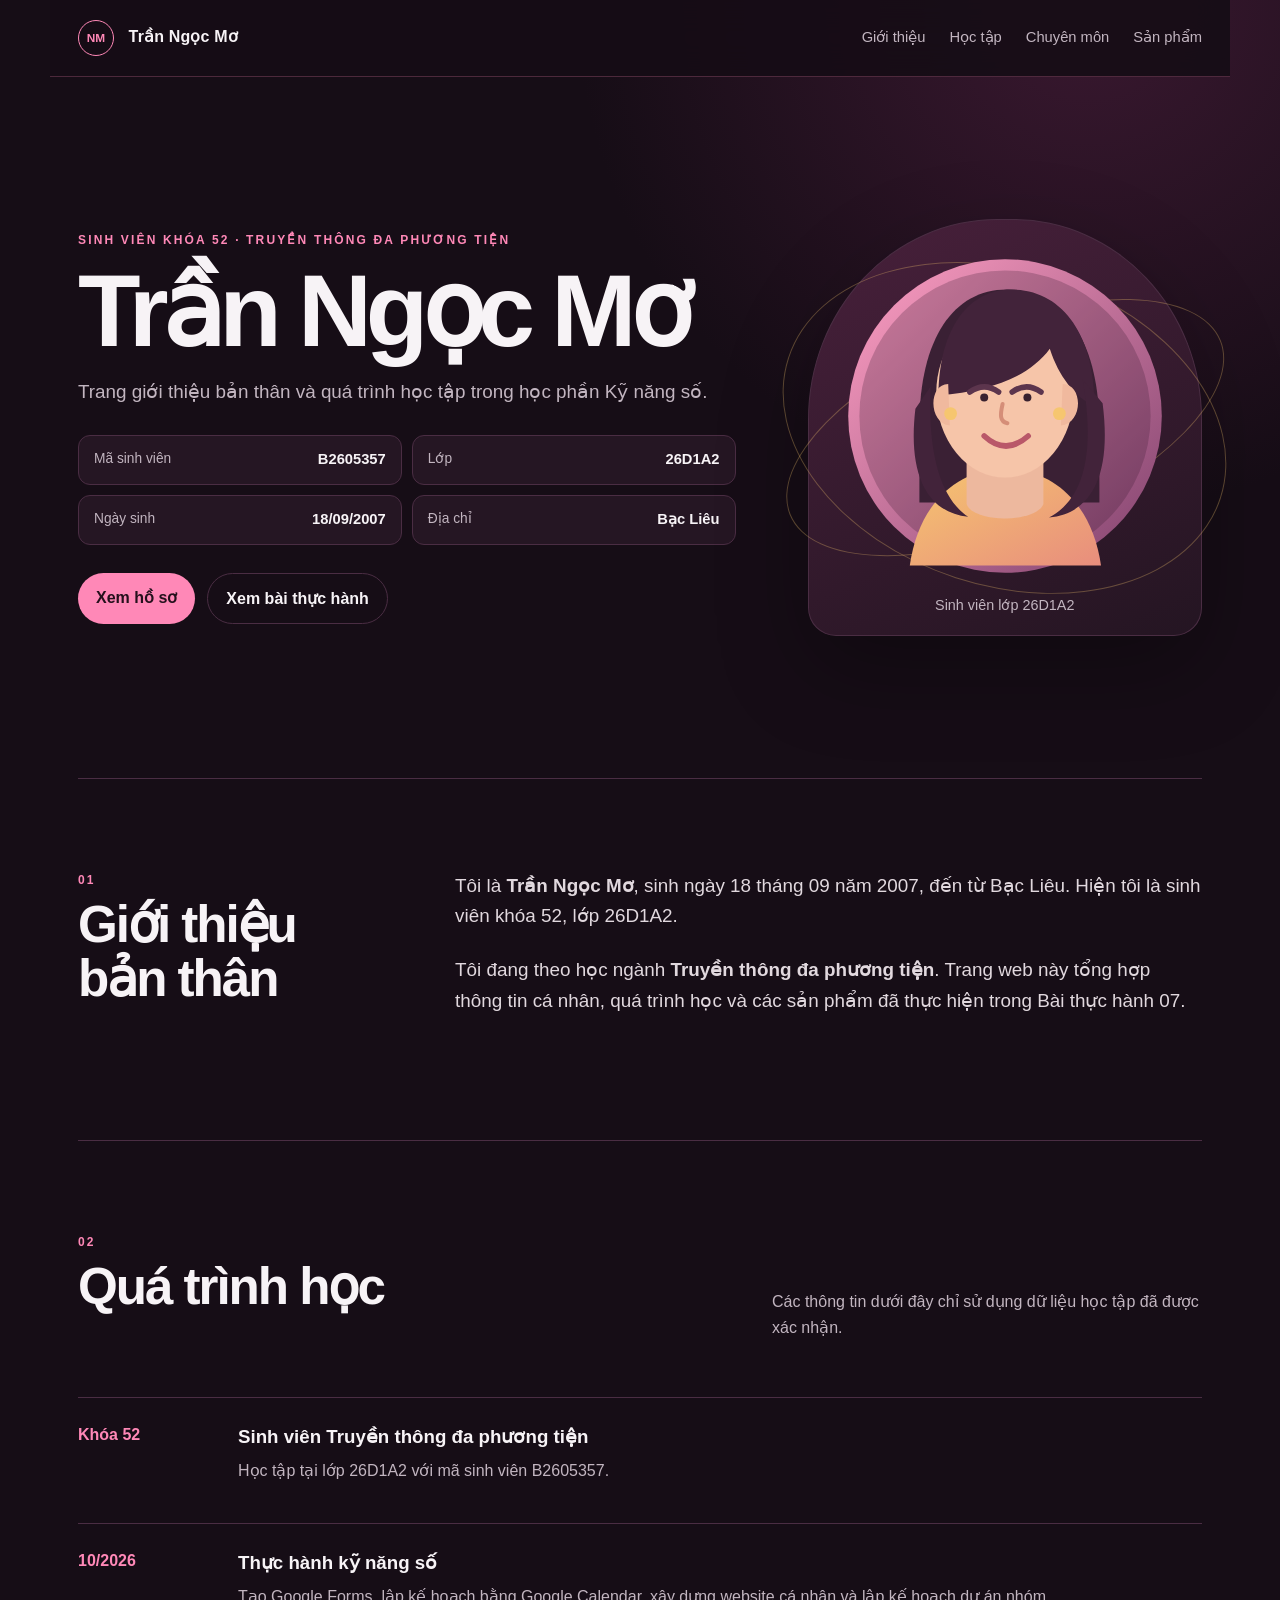
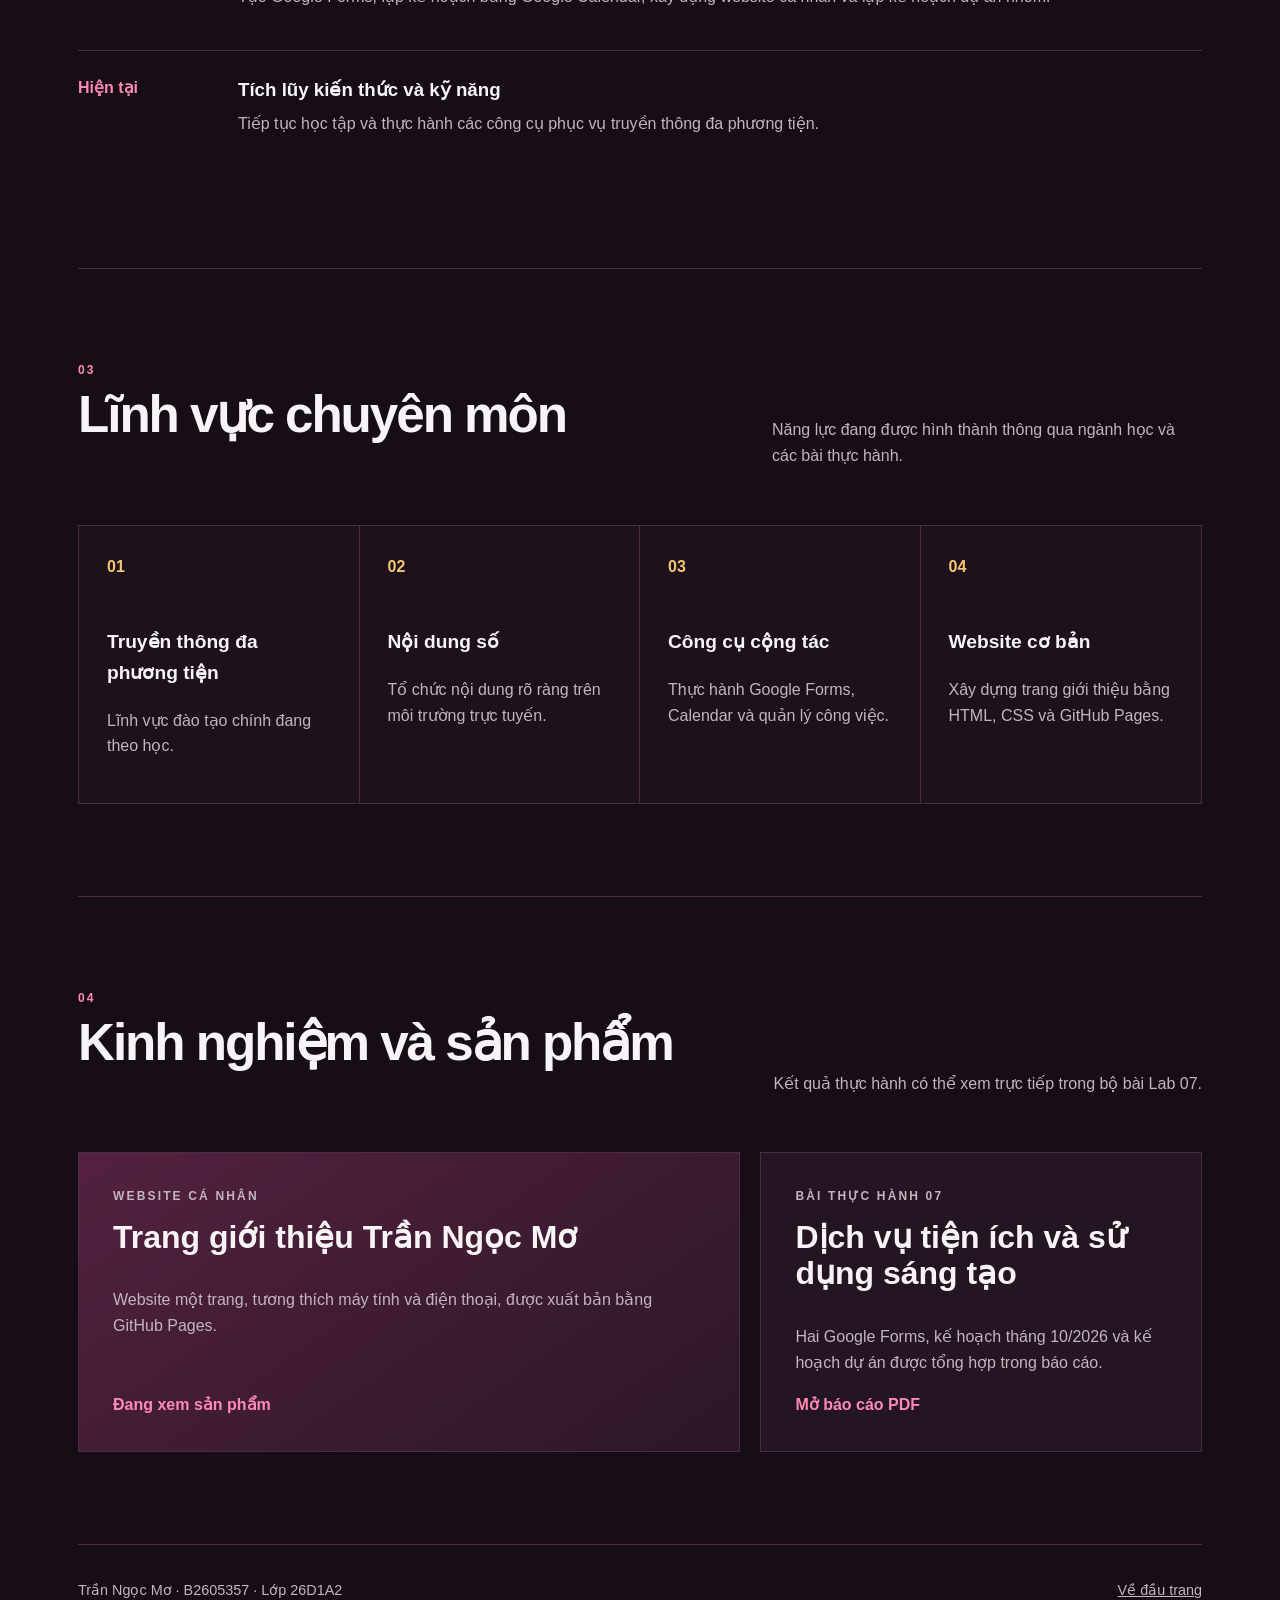
<file: index.html>
<!doctype html>
<html lang="vi">
<head>
  <meta charset="utf-8">
  <meta name="viewport" content="width=device-width, initial-scale=1">
  <meta http-equiv="refresh" content="0; url=site/">
  <script>window.location.replace("site/");</script>
  <title>Trần Ngọc Mơ | Trang giới thiệu bản thân</title>
  <link rel="canonical" href="site/">
</head>
<body>
  <p><a href="site/">Mở trang giới thiệu bản thân của Trần Ngọc Mơ</a></p>
</body>
</html>
</file>
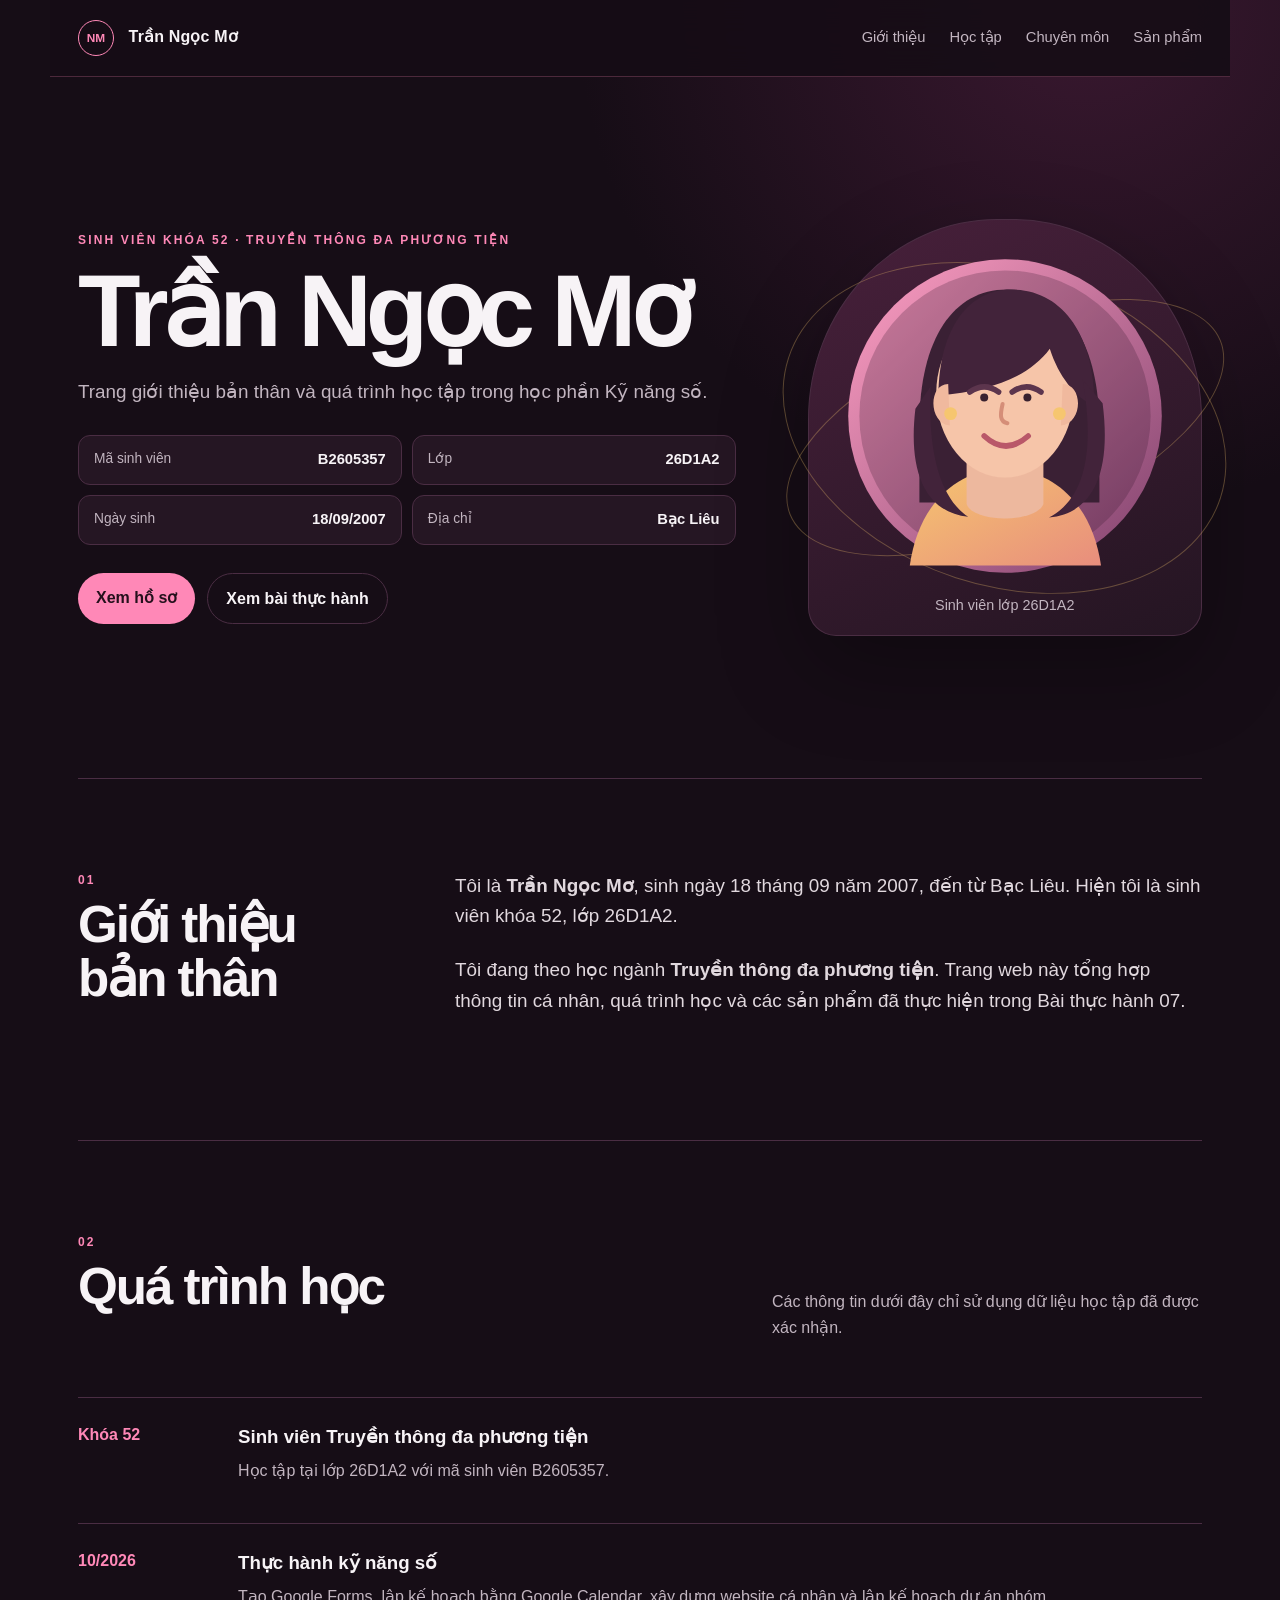
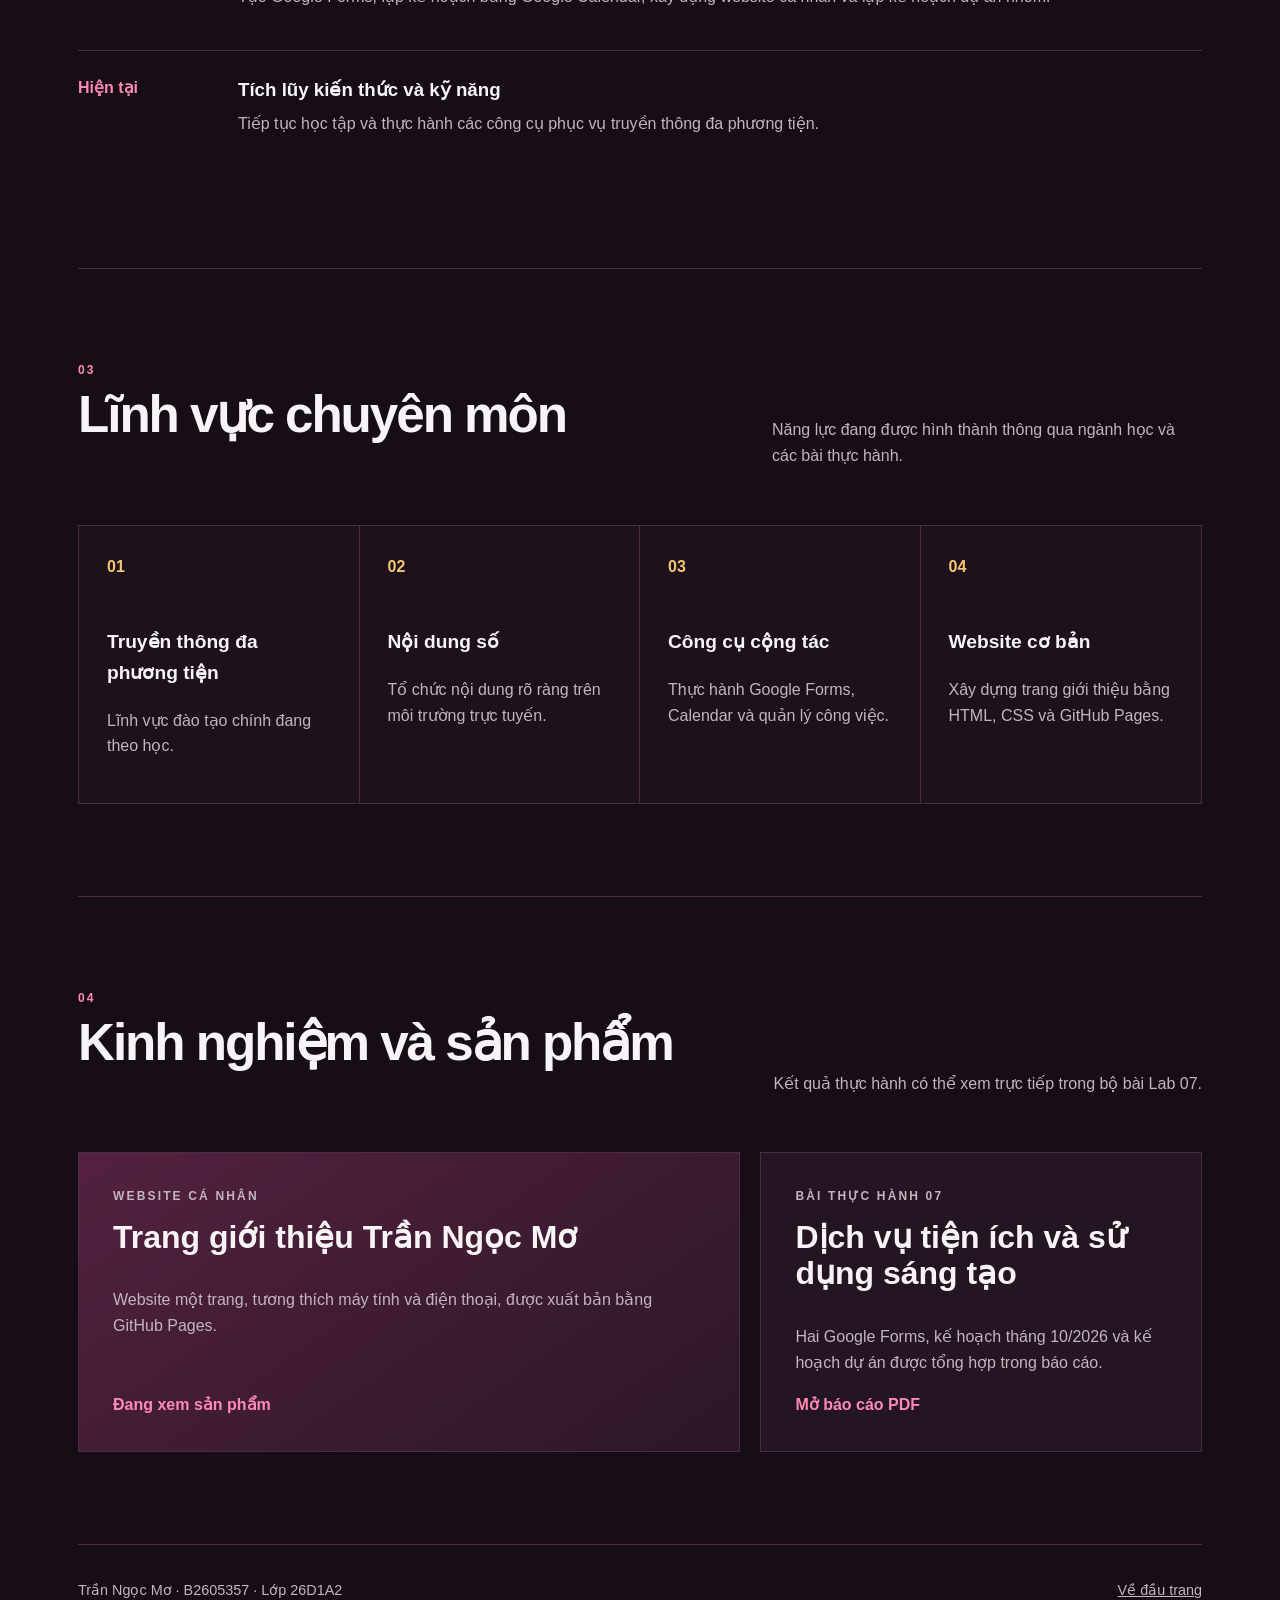
<file: site/index.html>
<!doctype html>
<html lang="vi">
<head>
  <meta charset="utf-8">
  <meta name="viewport" content="width=device-width, initial-scale=1">
  <meta name="description" content="Trang giới thiệu bản thân của Trần Ngọc Mơ, sinh viên khóa 52 ngành Truyền thông đa phương tiện.">
  <title>Trần Ngọc Mơ | Trang giới thiệu bản thân</title>
  <link rel="icon" type="image/svg+xml" href="assets/avatar-female.svg">
  <link rel="stylesheet" href="styles.css">
</head>
<body>
  <header class="site-header">
    <a class="brand" href="#top" aria-label="Về đầu trang"><span>NM</span> Trần Ngọc Mơ</a>
    <nav aria-label="Điều hướng chính">
      <a href="#gioi-thieu">Giới thiệu</a>
      <a href="#hoc-tap">Học tập</a>
      <a href="#chuyen-mon">Chuyên môn</a>
      <a href="#san-pham">Sản phẩm</a>
    </nav>
  </header>

  <main id="top">
    <section class="hero" aria-labelledby="hero-title">
      <div class="hero-copy">
        <p class="eyebrow">Sinh viên khóa 52 · Truyền thông đa phương tiện</p>
        <h1 id="hero-title">Trần Ngọc Mơ</h1>
        <p class="lead">Trang giới thiệu bản thân và quá trình học tập trong học phần Kỹ năng số.</p>
        <ul class="quick-facts" aria-label="Thông tin chính">
          <li><span>Mã sinh viên</span><strong>B2605357</strong></li>
          <li><span>Lớp</span><strong>26D1A2</strong></li>
          <li><span>Ngày sinh</span><strong>18/09/2007</strong></li>
          <li><span>Địa chỉ</span><strong>Bạc Liêu</strong></li>
        </ul>
        <div class="hero-actions">
          <a class="button primary" href="#gioi-thieu">Xem hồ sơ</a>
          <a class="button secondary" href="#san-pham">Xem bài thực hành</a>
        </div>
      </div>
      <figure class="portrait">
        <img src="assets/avatar-female.svg" alt="Biểu tượng đại diện nữ của Trần Ngọc Mơ">
        <figcaption>Sinh viên lớp 26D1A2</figcaption>
      </figure>
    </section>

    <section id="gioi-thieu" class="section split">
      <div>
        <p class="section-index">01</p>
        <h2>Giới thiệu bản thân</h2>
      </div>
      <div class="prose">
        <p>Tôi là <strong>Trần Ngọc Mơ</strong>, sinh ngày 18 tháng 09 năm 2007, đến từ Bạc Liêu. Hiện tôi là sinh viên khóa 52, lớp 26D1A2.</p>
        <p>Tôi đang theo học ngành <strong>Truyền thông đa phương tiện</strong>. Trang web này tổng hợp thông tin cá nhân, quá trình học và các sản phẩm đã thực hiện trong Bài thực hành 07.</p>
      </div>
    </section>

    <section id="hoc-tap" class="section">
      <div class="section-heading">
        <div><p class="section-index">02</p><h2>Quá trình học</h2></div>
        <p>Các thông tin dưới đây chỉ sử dụng dữ liệu học tập đã được xác nhận.</p>
      </div>
      <ol class="timeline">
        <li><time>Khóa 52</time><div><h3>Sinh viên Truyền thông đa phương tiện</h3><p>Học tập tại lớp 26D1A2 với mã sinh viên B2605357.</p></div></li>
        <li><time>10/2026</time><div><h3>Thực hành kỹ năng số</h3><p>Tạo Google Forms, lập kế hoạch bằng Google Calendar, xây dựng website cá nhân và lập kế hoạch dự án nhóm.</p></div></li>
        <li><time>Hiện tại</time><div><h3>Tích lũy kiến thức và kỹ năng</h3><p>Tiếp tục học tập và thực hành các công cụ phục vụ truyền thông đa phương tiện.</p></div></li>
      </ol>
    </section>

    <section id="chuyen-mon" class="section">
      <div class="section-heading">
        <div><p class="section-index">03</p><h2>Lĩnh vực chuyên môn</h2></div>
        <p>Năng lực đang được hình thành thông qua ngành học và các bài thực hành.</p>
      </div>
      <div class="skill-grid">
        <article><span>01</span><h3>Truyền thông đa phương tiện</h3><p>Lĩnh vực đào tạo chính đang theo học.</p></article>
        <article><span>02</span><h3>Nội dung số</h3><p>Tổ chức nội dung rõ ràng trên môi trường trực tuyến.</p></article>
        <article><span>03</span><h3>Công cụ cộng tác</h3><p>Thực hành Google Forms, Calendar và quản lý công việc.</p></article>
        <article><span>04</span><h3>Website cơ bản</h3><p>Xây dựng trang giới thiệu bằng HTML, CSS và GitHub Pages.</p></article>
      </div>
    </section>

    <section id="san-pham" class="section">
      <div class="section-heading">
        <div><p class="section-index">04</p><h2>Kinh nghiệm và sản phẩm</h2></div>
        <p>Kết quả thực hành có thể xem trực tiếp trong bộ bài Lab 07.</p>
      </div>
      <div class="project-grid">
        <article class="project featured">
          <p class="project-type">Website cá nhân</p>
          <h3>Trang giới thiệu Trần Ngọc Mơ</h3>
          <p>Website một trang, tương thích máy tính và điện thoại, được xuất bản bằng GitHub Pages.</p>
          <a href="#top">Đang xem sản phẩm</a>
        </article>
        <article class="project">
          <p class="project-type">Bài thực hành 07</p>
          <h3>Dịch vụ tiện ích và sử dụng sáng tạo</h3>
          <p>Hai Google Forms, kế hoạch tháng 10/2026 và kế hoạch dự án được tổng hợp trong báo cáo.</p>
          <a href="../BaoCaoKyNangSo.pdf">Mở báo cáo PDF</a>
        </article>
      </div>
    </section>
  </main>

  <footer>
    <p>Trần Ngọc Mơ · B2605357 · Lớp 26D1A2</p>
    <a href="#top">Về đầu trang</a>
  </footer>
  <script src="script.js"></script>
</body>
</html>
</file>
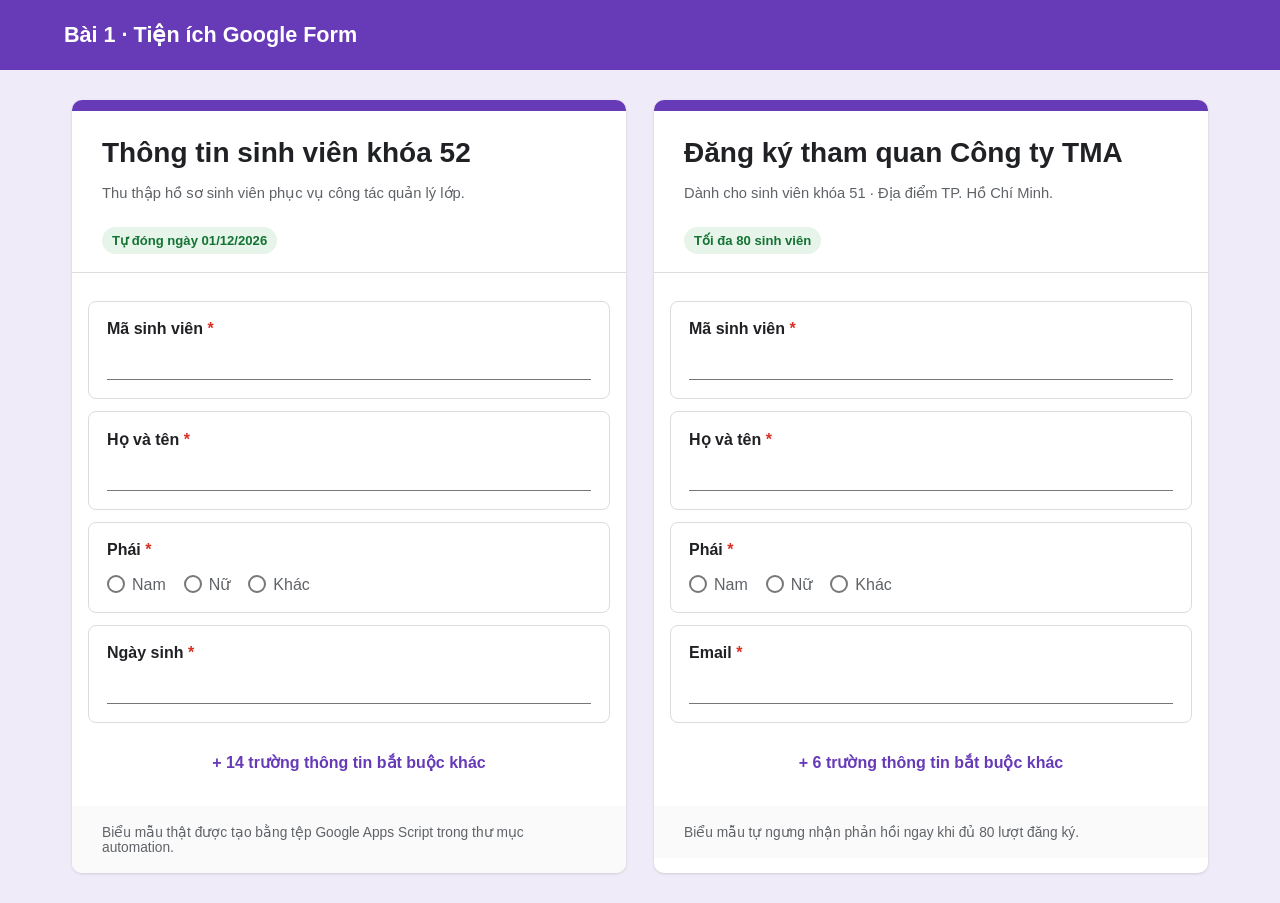
<file: forms-preview.html>
<!doctype html><html lang="vi"><head><meta charset="utf-8"><meta name="viewport" content="width=device-width,initial-scale=1"><title>Biểu mẫu Lab 07</title><style>
:root{--purple:#673ab7;--bg:#f0ebf8;--text:#202124;--muted:#5f6368}*{box-sizing:border-box}body{margin:0;background:var(--bg);font:16px Arial,sans-serif;color:var(--text)}header{background:var(--purple);color:#fff;padding:22px 5vw}header h1{margin:0;font-size:1.35rem}.wrap{max-width:1180px;margin:30px auto;padding:0 22px;display:grid;grid-template-columns:1fr 1fr;gap:28px}.form{background:white;border-radius:10px;box-shadow:0 1px 3px #0002;overflow:hidden}.top{border-top:11px solid var(--purple);padding:26px 30px 18px;border-bottom:1px solid #ddd}.top h2{margin:0 0 10px;font-size:1.75rem}.meta{color:var(--muted);font-size:.92rem}.status{display:inline-block;margin-top:12px;padding:6px 10px;border-radius:20px;background:#e6f4ea;color:#137333;font-weight:700;font-size:.82rem}.fields{padding:16px}.field{margin:12px 0;padding:18px;border:1px solid #dadce0;border-radius:8px}.field label{display:block;font-weight:600}.required{color:#d93025}.line{height:28px;border-bottom:1px solid #777;margin-top:14px}.choice{display:flex;gap:18px;margin-top:16px;color:var(--muted)}.choice span:before{content:"";display:inline-block;width:14px;height:14px;border:2px solid #777;border-radius:50%;vertical-align:-3px;margin-right:7px}.more{padding:18px;text-align:center;color:var(--purple);font-weight:700}.foot{padding:18px 30px;background:#fafafa;color:var(--muted);font-size:.86rem}@media(max-width:800px){.wrap{grid-template-columns:1fr}}</style></head><body>
<header><h1>Bài 1 · Tiện ích Google Form</h1></header><main class="wrap">
<section class="form"><div class="top"><h2>Thông tin sinh viên khóa 52</h2><p class="meta">Thu thập hồ sơ sinh viên phục vụ công tác quản lý lớp.</p><span class="status">Tự đóng ngày 01/12/2026</span></div><div class="fields">
<div class="field"><label>Mã sinh viên <span class="required">*</span></label><div class="line"></div></div>
<div class="field"><label>Họ và tên <span class="required">*</span></label><div class="line"></div></div>
<div class="field"><label>Phái <span class="required">*</span></label><div class="choice"><span>Nam</span><span>Nữ</span><span>Khác</span></div></div>
<div class="field"><label>Ngày sinh <span class="required">*</span></label><div class="line"></div></div>
<div class="more">+ 14 trường thông tin bắt buộc khác</div></div><div class="foot">Biểu mẫu thật được tạo bằng tệp Google Apps Script trong thư mục automation.</div></section>
<section class="form"><div class="top"><h2>Đăng ký tham quan Công ty TMA</h2><p class="meta">Dành cho sinh viên khóa 51 · Địa điểm TP. Hồ Chí Minh.</p><span class="status">Tối đa 80 sinh viên</span></div><div class="fields">
<div class="field"><label>Mã sinh viên <span class="required">*</span></label><div class="line"></div></div>
<div class="field"><label>Họ và tên <span class="required">*</span></label><div class="line"></div></div>
<div class="field"><label>Phái <span class="required">*</span></label><div class="choice"><span>Nam</span><span>Nữ</span><span>Khác</span></div></div>
<div class="field"><label>Email <span class="required">*</span></label><div class="line"></div></div>
<div class="more">+ 6 trường thông tin bắt buộc khác</div></div><div class="foot">Biểu mẫu tự ngưng nhận phản hồi ngay khi đủ 80 lượt đăng ký.</div></section>
</main></body></html>
</file>
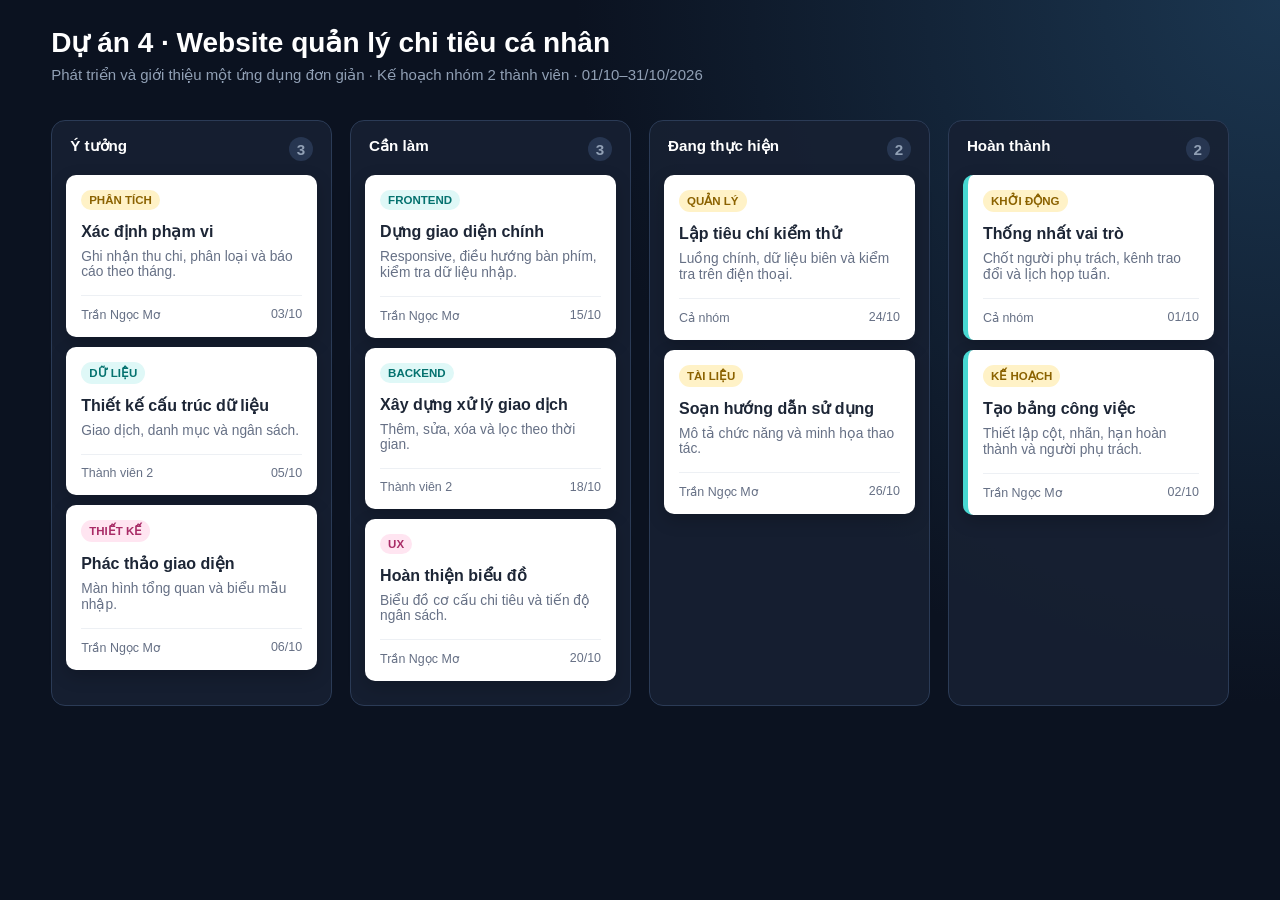
<file: kanban.html>
<!doctype html><html lang="vi"><head><meta charset="utf-8"><meta name="viewport" content="width=device-width,initial-scale=1"><title>Kế hoạch dự án</title><style>
:root{--bg:#0b1220;--panel:#172033;--card:#fff;--muted:#91a0b5;--cyan:#48d8d2;--pink:#ff7ab6;--yellow:#ffd166}*{box-sizing:border-box}body{margin:0;background:radial-gradient(circle at top right,#1b3650,var(--bg) 45%);color:white;font:15px "Segoe UI",Arial,sans-serif;min-height:100vh}header{padding:26px 4vw 18px}h1{margin:0 0 7px;font-size:1.75rem}header p{margin:0;color:var(--muted)}.board{display:grid;grid-template-columns:repeat(4,minmax(240px,1fr));gap:18px;padding:18px 4vw 40px;overflow-x:auto}.column{background:rgba(23,32,51,.88);border:1px solid #2b3b56;border-radius:14px;padding:14px;min-height:560px}.column h2{font-size:.95rem;margin:2px 4px 14px;display:flex;justify-content:space-between}.count{display:grid;place-items:center;min-width:24px;height:24px;border-radius:20px;background:#273651;color:var(--muted)}.card{background:var(--card);color:#1d2636;border-radius:10px;padding:15px;margin:10px 0;box-shadow:0 6px 18px #0003}.tag{display:inline-block;padding:4px 8px;border-radius:20px;background:#dff8f7;color:#05726f;font-size:.72rem;font-weight:800;text-transform:uppercase}.tag.design{background:#ffe5f1;color:#a92c67}.tag.docs{background:#fff2c7;color:#8b6200}.card h3{margin:12px 0 7px;font-size:1rem}.card p{margin:0;color:#667085;font-size:.86rem}.meta{display:flex;justify-content:space-between;margin-top:16px;padding-top:11px;border-top:1px solid #edf0f4;font-size:.78rem;color:#667085}.done{border-left:5px solid var(--cyan)}@media(max-width:800px){.board{grid-template-columns:repeat(4,280px)}}</style></head><body>
<header><h1>Dự án 4 · Website quản lý chi tiêu cá nhân</h1><p>Phát triển và giới thiệu một ứng dụng đơn giản · Kế hoạch nhóm 2 thành viên · 01/10–31/10/2026</p></header><main class="board">
<section class="column"><h2>Ý tưởng <span class="count">3</span></h2><article class="card"><span class="tag docs">Phân tích</span><h3>Xác định phạm vi</h3><p>Ghi nhận thu chi, phân loại và báo cáo theo tháng.</p><div class="meta"><span>Trần Ngọc Mơ</span><span>03/10</span></div></article><article class="card"><span class="tag">Dữ liệu</span><h3>Thiết kế cấu trúc dữ liệu</h3><p>Giao dịch, danh mục và ngân sách.</p><div class="meta"><span>Thành viên 2</span><span>05/10</span></div></article><article class="card"><span class="tag design">Thiết kế</span><h3>Phác thảo giao diện</h3><p>Màn hình tổng quan và biểu mẫu nhập.</p><div class="meta"><span>Trần Ngọc Mơ</span><span>06/10</span></div></article></section>
<section class="column"><h2>Cần làm <span class="count">3</span></h2><article class="card"><span class="tag">Frontend</span><h3>Dựng giao diện chính</h3><p>Responsive, điều hướng bàn phím, kiểm tra dữ liệu nhập.</p><div class="meta"><span>Trần Ngọc Mơ</span><span>15/10</span></div></article><article class="card"><span class="tag">Backend</span><h3>Xây dựng xử lý giao dịch</h3><p>Thêm, sửa, xóa và lọc theo thời gian.</p><div class="meta"><span>Thành viên 2</span><span>18/10</span></div></article><article class="card"><span class="tag design">UX</span><h3>Hoàn thiện biểu đồ</h3><p>Biểu đồ cơ cấu chi tiêu và tiến độ ngân sách.</p><div class="meta"><span>Trần Ngọc Mơ</span><span>20/10</span></div></article></section>
<section class="column"><h2>Đang thực hiện <span class="count">2</span></h2><article class="card"><span class="tag docs">Quản lý</span><h3>Lập tiêu chí kiểm thử</h3><p>Luồng chính, dữ liệu biên và kiểm tra trên điện thoại.</p><div class="meta"><span>Cả nhóm</span><span>24/10</span></div></article><article class="card"><span class="tag docs">Tài liệu</span><h3>Soạn hướng dẫn sử dụng</h3><p>Mô tả chức năng và minh họa thao tác.</p><div class="meta"><span>Trần Ngọc Mơ</span><span>26/10</span></div></article></section>
<section class="column"><h2>Hoàn thành <span class="count">2</span></h2><article class="card done"><span class="tag docs">Khởi động</span><h3>Thống nhất vai trò</h3><p>Chốt người phụ trách, kênh trao đổi và lịch họp tuần.</p><div class="meta"><span>Cả nhóm</span><span>01/10</span></div></article><article class="card done"><span class="tag docs">Kế hoạch</span><h3>Tạo bảng công việc</h3><p>Thiết lập cột, nhãn, hạn hoàn thành và người phụ trách.</p><div class="meta"><span>Trần Ngọc Mơ</span><span>02/10</span></div></article></section>
</main></body></html>
</file>
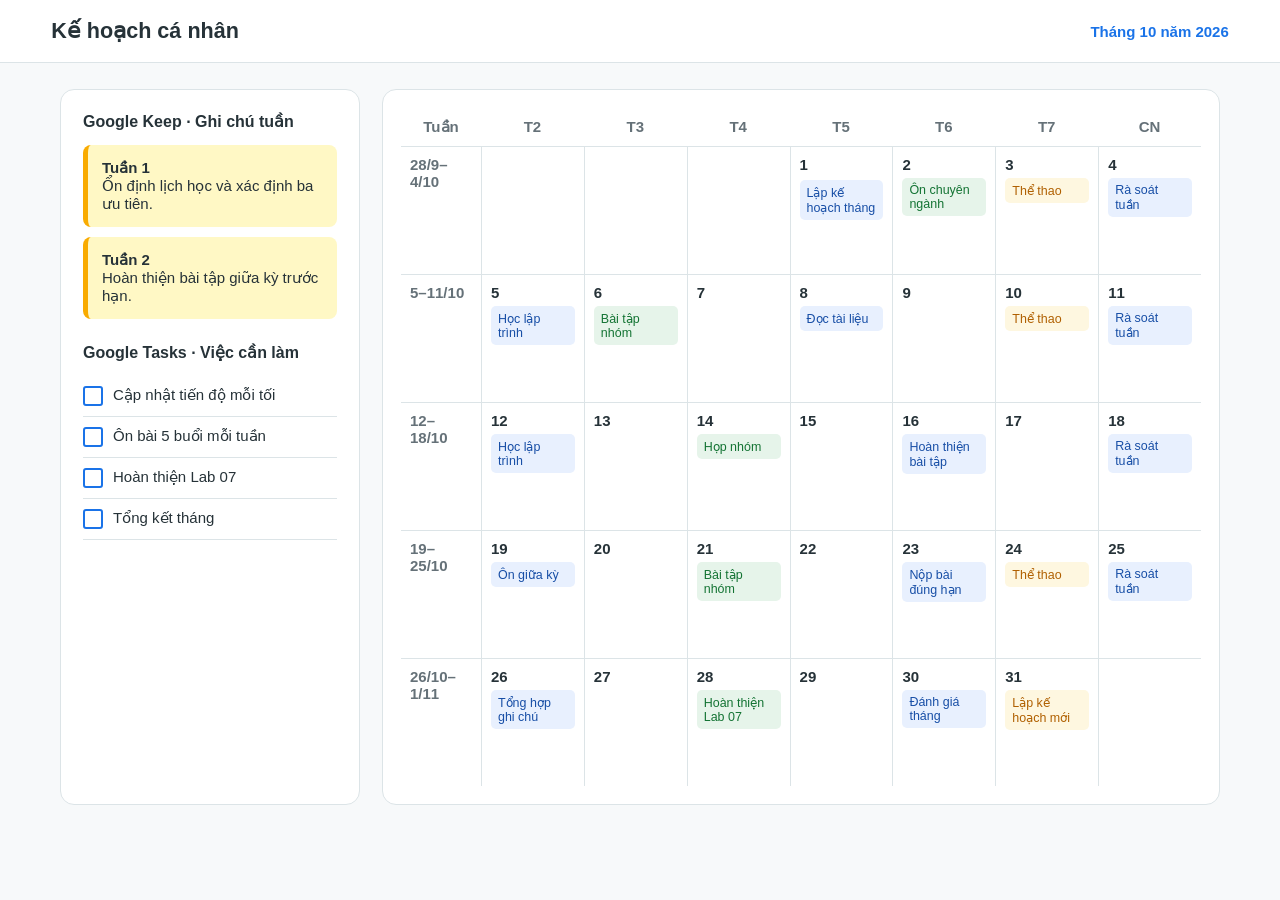
<file: planner.html>
<!doctype html><html lang="vi"><head><meta charset="utf-8"><meta name="viewport" content="width=device-width,initial-scale=1"><title>Kế hoạch tháng 10 năm 2026</title><style>
:root{--ink:#263238;--muted:#657178;--line:#dce4e7;--blue:#1a73e8;--green:#188038;--amber:#f9ab00}*{box-sizing:border-box}body{margin:0;background:#f7f9fa;color:var(--ink);font:15px "Segoe UI",Arial,sans-serif}header{background:#fff;border-bottom:1px solid var(--line);padding:18px 4vw;display:flex;justify-content:space-between;align-items:center}h1{font-size:1.35rem;margin:0}.date{color:var(--blue);font-weight:700}.grid{max-width:1200px;margin:26px auto;padding:0 20px;display:grid;grid-template-columns:300px 1fr;gap:22px}.side,.calendar{background:#fff;border:1px solid var(--line);border-radius:14px}.side{padding:22px}.side h2{font-size:1rem;margin:0 0 14px}.note{padding:14px;margin:10px 0;border-radius:8px;background:#fff8c5;border-left:5px solid var(--amber)}.todo{display:flex;gap:10px;padding:10px 0;border-bottom:1px solid var(--line)}.todo:before{content:"";width:16px;height:16px;border:2px solid var(--blue);border-radius:3px}.calendar{padding:18px}.week-head,.week{display:grid;grid-template-columns:80px repeat(7,1fr)}.week-head div{padding:10px;text-align:center;color:var(--muted);font-weight:700}.week{min-height:128px;border-top:1px solid var(--line)}.week>div{padding:9px;border-left:1px solid var(--line)}.week .label{border-left:0;color:var(--muted);font-weight:700}.day b{display:block;margin-bottom:7px}.event{display:block;margin:5px 0;padding:5px 7px;border-radius:5px;background:#e8f0fe;color:#174ea6;font-size:.78rem}.event.green{background:#e6f4ea;color:#137333}.event.amber{background:#fef7e0;color:#b06000}@media(max-width:800px){.grid{grid-template-columns:1fr}.calendar{overflow-x:auto}.week-head,.week{min-width:850px}}</style></head><body>
<header><h1>Kế hoạch cá nhân</h1><span class="date">Tháng 10 năm 2026</span></header><main class="grid"><aside class="side"><h2>Google Keep · Ghi chú tuần</h2><div class="note"><b>Tuần 1</b><br>Ổn định lịch học và xác định ba ưu tiên.</div><div class="note"><b>Tuần 2</b><br>Hoàn thiện bài tập giữa kỳ trước hạn.</div><h2 style="margin-top:24px">Google Tasks · Việc cần làm</h2><div class="todo">Cập nhật tiến độ mỗi tối</div><div class="todo">Ôn bài 5 buổi mỗi tuần</div><div class="todo">Hoàn thiện Lab 07</div><div class="todo">Tổng kết tháng</div></aside><section class="calendar"><div class="week-head"><div>Tuần</div><div>T2</div><div>T3</div><div>T4</div><div>T5</div><div>T6</div><div>T7</div><div>CN</div></div>
<div class="week"><div class="label">28/9–4/10</div><div class="day"></div><div></div><div></div><div class="day"><b>1</b><span class="event">Lập kế hoạch tháng</span></div><div><b>2</b><span class="event green">Ôn chuyên ngành</span></div><div><b>3</b><span class="event amber">Thể thao</span></div><div><b>4</b><span class="event">Rà soát tuần</span></div></div>
<div class="week"><div class="label">5–11/10</div><div><b>5</b><span class="event">Học lập trình</span></div><div><b>6</b><span class="event green">Bài tập nhóm</span></div><div><b>7</b></div><div><b>8</b><span class="event">Đọc tài liệu</span></div><div><b>9</b></div><div><b>10</b><span class="event amber">Thể thao</span></div><div><b>11</b><span class="event">Rà soát tuần</span></div></div>
<div class="week"><div class="label">12–18/10</div><div><b>12</b><span class="event">Học lập trình</span></div><div><b>13</b></div><div><b>14</b><span class="event green">Họp nhóm</span></div><div><b>15</b></div><div><b>16</b><span class="event">Hoàn thiện bài tập</span></div><div><b>17</b></div><div><b>18</b><span class="event">Rà soát tuần</span></div></div>
<div class="week"><div class="label">19–25/10</div><div><b>19</b><span class="event">Ôn giữa kỳ</span></div><div><b>20</b></div><div><b>21</b><span class="event green">Bài tập nhóm</span></div><div><b>22</b></div><div><b>23</b><span class="event">Nộp bài đúng hạn</span></div><div><b>24</b><span class="event amber">Thể thao</span></div><div><b>25</b><span class="event">Rà soát tuần</span></div></div>
<div class="week"><div class="label">26/10–1/11</div><div><b>26</b><span class="event">Tổng hợp ghi chú</span></div><div><b>27</b></div><div><b>28</b><span class="event green">Hoàn thiện Lab 07</span></div><div><b>29</b></div><div><b>30</b><span class="event">Đánh giá tháng</span></div><div><b>31</b><span class="event amber">Lập kế hoạch mới</span></div><div></div></div>
</section></main></body></html>
</file>
<file: site/styles.css>
:root{--ink:#f7f3f6;--muted:#c2b5c0;--bg:#160d16;--panel:#241522;--panel-soft:#301c2d;--line:#4a2d43;--accent:#ff88b7;--accent2:#f6c66f;--max:1180px}
*{box-sizing:border-box}html{scroll-behavior:smooth}body{margin:0;overflow-x:hidden;background:radial-gradient(circle at 85% 0,#3a1830 0,transparent 32rem),var(--bg);color:var(--ink);font-family:Inter,"Segoe UI",Arial,sans-serif;line-height:1.6}a{color:inherit}.site-header{position:sticky;top:0;z-index:10;display:flex;justify-content:space-between;align-items:center;max-width:var(--max);margin:auto;padding:20px 28px;background:rgba(22,13,22,.9);backdrop-filter:blur(16px);border-bottom:1px solid rgba(255,136,183,.24)}.brand{text-decoration:none;font-weight:760;letter-spacing:.01em}.brand span{display:inline-grid;place-items:center;width:36px;height:36px;margin-right:10px;border:1px solid var(--accent);border-radius:50%;color:var(--accent);font-size:.74rem}.site-header nav{display:flex;gap:24px}.site-header nav a{text-decoration:none;color:var(--muted);font-size:.92rem}.site-header nav a:hover{color:var(--accent)}main,footer{max-width:var(--max);margin:auto;padding-inline:28px}.hero{min-height:78vh;display:grid;grid-template-columns:1.25fr .75fr;align-items:center;gap:72px;padding-block:76px;border-bottom:1px solid var(--line)}.hero>*{min-width:0}.eyebrow,.section-index,.project-type{text-transform:uppercase;letter-spacing:.18em;font-size:.75rem;font-weight:800;color:var(--accent)}h1,h2,h3,p{margin-top:0}h1{margin-bottom:18px;font-size:clamp(4rem,8vw,7.5rem);line-height:.95;letter-spacing:-.06em}.lead{max-width:650px;color:var(--muted);font-size:1.18rem}.quick-facts{display:grid;grid-template-columns:repeat(2,minmax(0,1fr));gap:10px;max-width:690px;margin:28px 0 0;padding:0;list-style:none}.quick-facts li{display:flex;justify-content:space-between;gap:16px;padding:12px 15px;border:1px solid var(--line);border-radius:12px;background:rgba(48,28,45,.62)}.quick-facts span{color:var(--muted);font-size:.86rem}.quick-facts strong{font-size:.92rem}.hero-actions{display:flex;gap:12px;margin-top:28px}.button{display:inline-block;padding:12px 18px;border-radius:999px;text-decoration:none;font-weight:750}.primary{background:var(--accent);color:#25101c}.secondary{border:1px solid var(--line)}.portrait{position:relative;width:100%;max-width:420px;margin:0;padding:28px 28px 18px;border:1px solid var(--line);border-radius:48% 48% 28px 28px;background:linear-gradient(155deg,#48203b,#241522);box-shadow:0 32px 90px rgba(0,0,0,.28)}.portrait:before,.portrait:after{content:"";position:absolute;border:1px solid rgba(246,198,111,.3);border-radius:50%;inset:12% -8%;transform:rotate(18deg);pointer-events:none}.portrait:after{inset:-6% 24%;transform:rotate(68deg)}.portrait img{position:relative;z-index:1;display:block;width:100%;aspect-ratio:1;object-fit:contain}.portrait figcaption{position:relative;z-index:1;margin-top:10px;text-align:center;color:var(--muted);font-size:.9rem}.section{padding-block:92px;border-bottom:1px solid var(--line)}.split{display:grid;grid-template-columns:.58fr 1.42fr;gap:72px}.section-index{margin-bottom:8px}.section h2{font-size:clamp(2rem,4vw,3.8rem);line-height:1.05;letter-spacing:-.04em}.prose{max-width:780px;color:#e1d8de;font-size:1.18rem}.prose p+p{margin-top:24px}.section-heading{display:flex;justify-content:space-between;gap:40px;align-items:end;margin-bottom:40px}.section-heading>p{max-width:430px;color:var(--muted)}.timeline{list-style:none;margin:0;padding:0}.timeline li{display:grid;grid-template-columns:130px 1fr;gap:30px;padding:24px 0;border-top:1px solid var(--line)}.timeline time{color:var(--accent);font-weight:800}.timeline h3{margin-bottom:6px}.timeline p,.skill-grid p,.project p{color:var(--muted)}.skill-grid{display:grid;grid-template-columns:repeat(4,1fr);border:1px solid var(--line)}.skill-grid article{min-height:260px;padding:28px;border-right:1px solid var(--line);background:rgba(36,21,34,.55)}.skill-grid article:last-child{border-right:0}.skill-grid span{color:var(--accent2);font-weight:800}.skill-grid h3{margin-top:48px;font-size:1.2rem}.project-grid{display:grid;grid-template-columns:1.2fr .8fr;gap:20px}.project{min-height:300px;padding:34px;border:1px solid var(--line);background:var(--panel);display:flex;flex-direction:column}.project.featured{background:linear-gradient(145deg,#54213e,#2a1727)}.project h3{font-size:2rem;line-height:1.15}.project a{margin-top:auto;color:var(--accent);font-weight:800;text-decoration:none}footer{display:flex;justify-content:space-between;padding-top:34px;padding-bottom:42px;color:var(--muted);font-size:.9rem}
@media(max-width:850px){.site-header nav{display:none}.hero{display:flex;flex-direction:column;align-items:stretch;gap:44px;padding-block:58px}.portrait{width:min(100%,390px);margin:auto}.split{grid-template-columns:1fr;gap:34px}.skill-grid{grid-template-columns:1fr 1fr}.skill-grid article:nth-child(2){border-right:0}.skill-grid article:nth-child(-n+2){border-bottom:1px solid var(--line)}.section-heading{display:block}.project-grid{grid-template-columns:1fr}.section{padding-block:70px}}
@media(max-width:560px){main,footer{padding-inline:20px}.site-header{padding:15px 20px}.hero h1{font-size:clamp(3.2rem,16vw,5rem)}.quick-facts{grid-template-columns:1fr}.skill-grid{grid-template-columns:1fr}.skill-grid article{border-right:0!important;border-bottom:1px solid var(--line)}.timeline li{grid-template-columns:1fr;gap:4px}.hero-actions{flex-direction:column;align-items:flex-start}footer{display:block}}
@media(prefers-reduced-motion:reduce){html{scroll-behavior:auto}}
</file>
